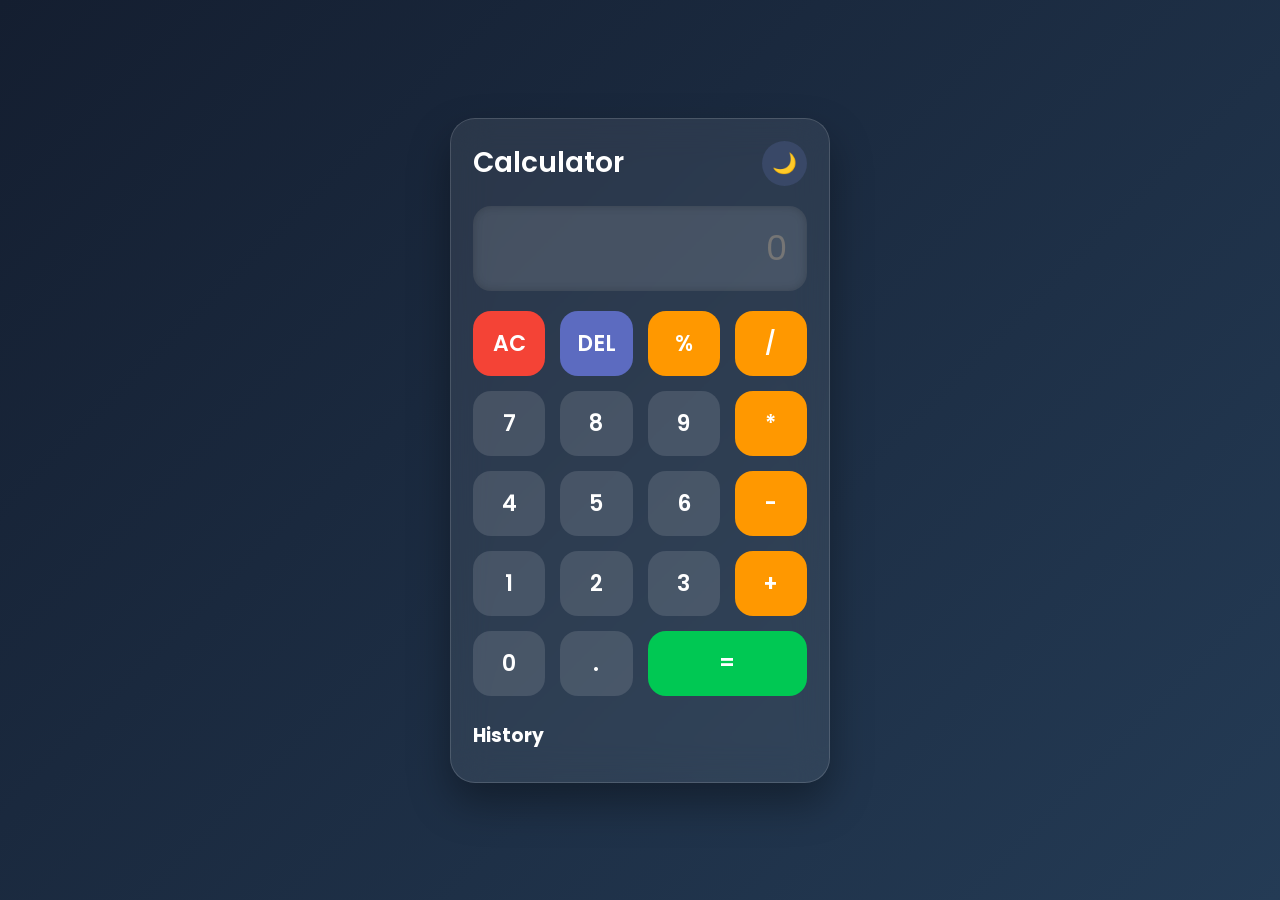
<file: Calculator/index.html>
<!DOCTYPE html>
<html lang="en">

<head>

    <meta charset="UTF-8">
    <meta name="viewport" content="width=device-width, initial-scale=1.0">

    <title>Modern Calculator</title>

    <link rel="stylesheet" href="style.css">

    <link rel="preconnect" href="https://fonts.googleapis.com">

    <link rel="preconnect" href="https://fonts.gstatic.com" crossorigin>

    <link href="https://fonts.googleapis.com/css2?family=Poppins:wght@300;400;500;600;700&display=swap"
        rel="stylesheet">

</head>

<body>

    <div class="calculator">

        <!-- Top Bar -->

        <div class="top-bar">

            <h2>Calculator</h2>

            <button id="themeBtn">🌙</button>

        </div>

        <!-- Display -->

        <div class="display">

            <input type="text" id="display" placeholder="0" readonly>

        </div>

        <!-- Buttons -->

        <div class="buttons">

            <button class="clear">AC</button>
            <button class="delete">DEL</button>
            <button class="operator">%</button>
            <button class="operator">/</button>

            <button>7</button>
            <button>8</button>
            <button>9</button>
            <button class="operator">*</button>

            <button>4</button>
            <button>5</button>
            <button>6</button>
            <button class="operator">-</button>

            <button>1</button>
            <button>2</button>
            <button>3</button>
            <button class="operator">+</button>

            <button>0</button>
            <button>.</button>
            <button class="equal">=</button>

        </div>

        <!-- History -->

        <div class="history">

            <h3>History</h3>

            <ul id="historyList"></ul>

        </div>

    </div>

    <script src="script.js"></script>

</body>

</html>
</file>
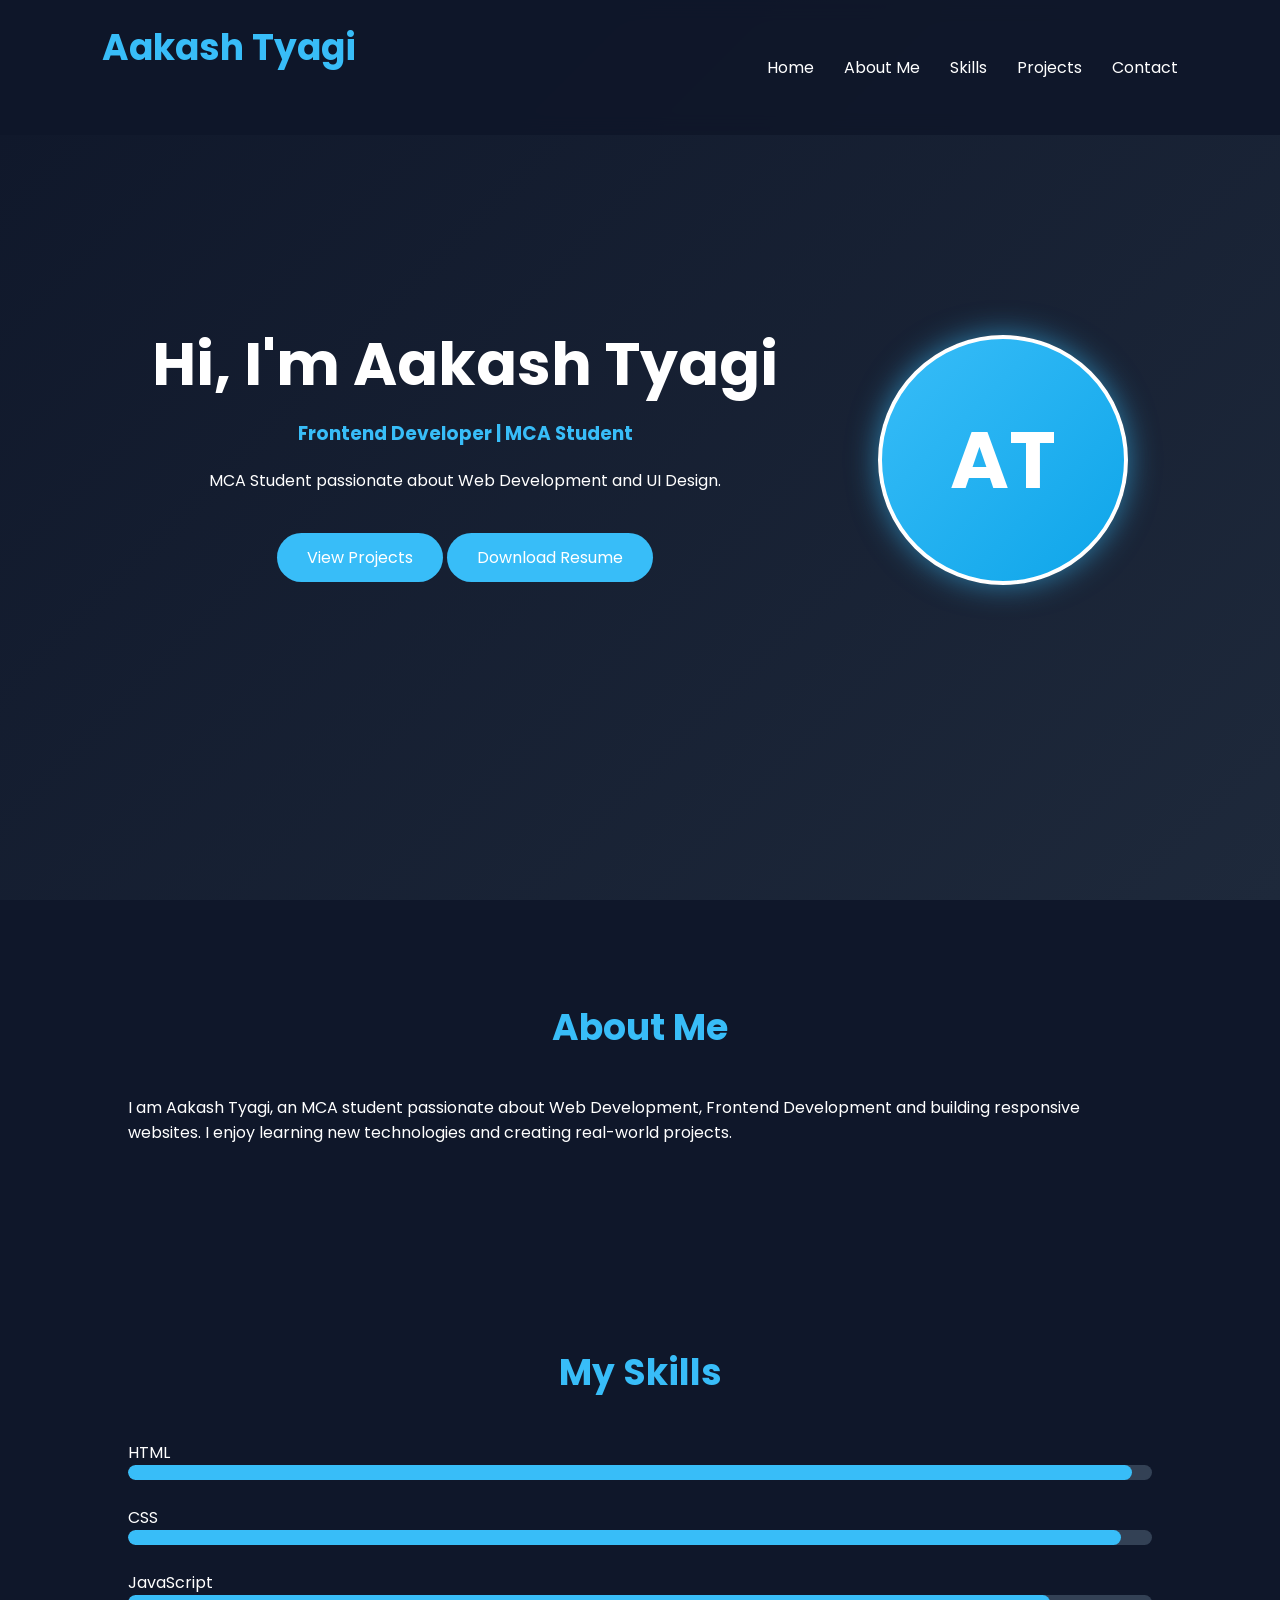
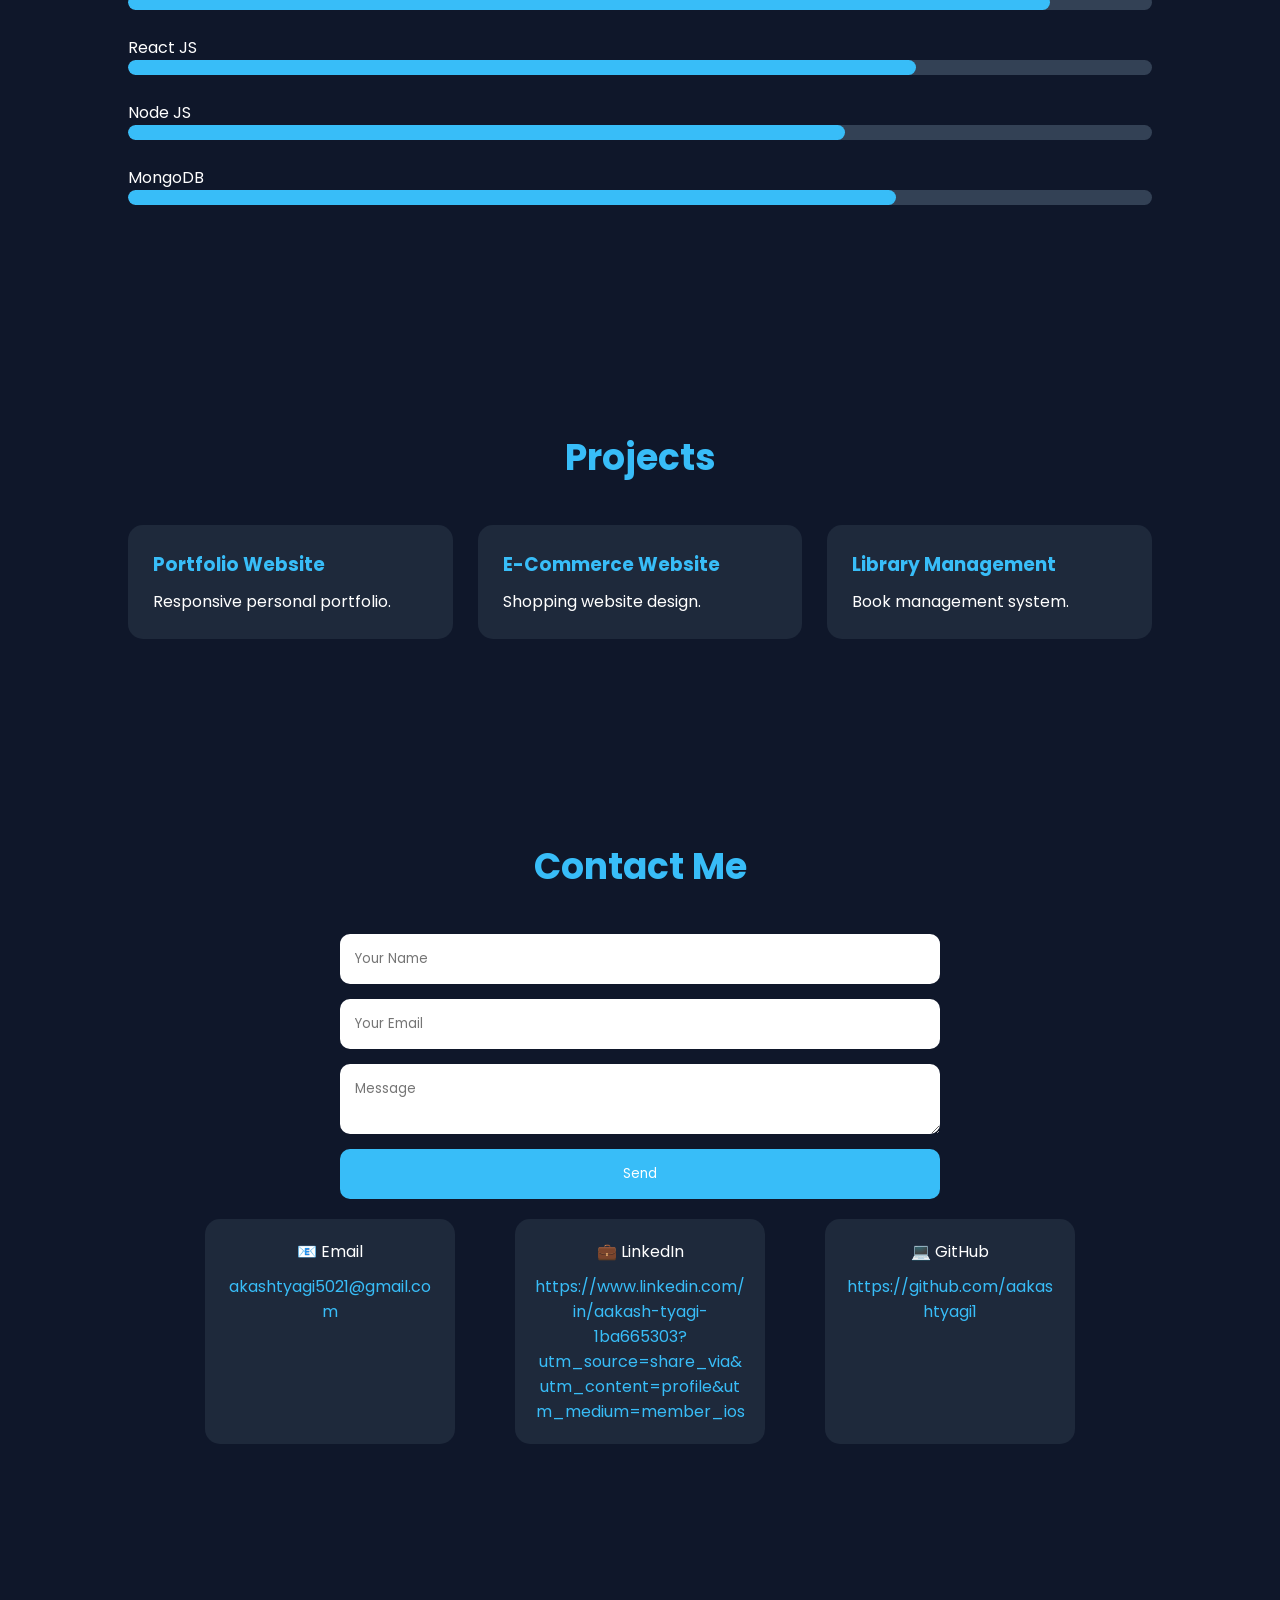
<file: portfolio/index.html>
<!DOCTYPE html>
<html lang="en">

<head>
    <meta charset="UTF-8">
    <meta name="viewport" content="width=device-width, initial-scale=1.0">
    <title>Aakash tyagi Portfolio</title>

    <link rel="stylesheet" href="style.css">
</head>
<body>

    <!-- Navbar -->
    <nav class="navbar">
        <h2>Aakash Tyagi</h2>

        <ul>
            <li><a href="#Home">Home</a></li>
            <li><a href="#About Me">About Me</a></li>
            <li><a href="#Skills">Skills</a></li>
            <li><a href="#Projects">Projects</a></li>
            <li><a href="#Contact">Contact</a></li>
        </ul>
    </nav>

    <!-- Hero Section -->
    <section id="Home" class="hero">

    <div class="hero-content">
        <h1>Hi, I'm Aakash Tyagi</h1>

        <h3>Frontend Developer | MCA Student </h3>

        <p>
            MCA Student passionate about Web Development
            and UI Design.
        </p>

        <a href="#projects" class="btn">
            View Projects
        </a>
        <a href="Aakash_Tyagi_Resume.pdf" Class="btn"> Download Resume </a>
    </div>

    <div class="hero-image">
        <div class="avatar">AT</div>
    </div>

</section>
<section id="About Me">

    <h2>About Me</h2>

    <p>
        I am Aakash Tyagi, an MCA student passionate about
        Web Development, Frontend Development and building
        responsive websites. I enjoy learning new technologies
        and creating real-world projects.
    </p>

</section>
    <!-- Skills -->
    <section id="Skills">

        <h2>My Skills</h2>
        <div class="skill">
    <p>HTML</p>
    <div class="bar">
        <span class="html"></span>
    </div>
</div>

<div class="skill">
    <p>CSS</p>
    <div class="bar">
        <span class="css"></span>
    </div>
</div>

<div class="skill">
    <p>JavaScript</p>
    <div class="bar">
        <span class="js"></span>
    </div>
</div>

<div class="skill">
    <p>React JS</p>
    <div class="bar">
        <span class="react"></span>
    </div>
</div>

<div class="skill">
    <p>Node JS</p>
    <div class="bar">
        <span class="node"></span>
    </div>
</div>

<div class="skill">
    <p>MongoDB</p>
    <div class="bar">
        <span class="mongodb"></span>
    </div>
</div>
    </section>

    <!-- Projects -->
    <section id="Projects">

        <h2>Projects</h2>

        <div class="project-container">

            <div class="card">
                <h3>Portfolio Website</h3>
                <p>Responsive personal portfolio.</p>
            </div>

            <div class="card">
                <h3>E-Commerce Website</h3>
                <p>Shopping website design.</p>
            </div>

            <div class="card">
                <h3>Library Management</h3>
                <p>Book management system.</p>
            </div>

        </div>

    </section>

    <!-- Contact -->
    <section id="Contact">

<h2>Contact Me</h2>

<form>
<input type="text" placeholder="Your Name">
<input type="email" placeholder="Your Email">
<textarea placeholder="Message"></textarea>
<button>Send</button>
</form>
<div class="contact-info">

    <div class="contact-card">
        📧 Email
        <p>akashtyagi5021@gmail.com</p>
    </div>

    <div class="contact-card">
        💼 LinkedIn
        <p>https://www.linkedin.com/in/aakash-tyagi-1ba665303?utm_source=share_via&utm_content=profile&utm_medium=member_ios</p>
    </div>

    <div class="contact-card">
        💻 GitHub
        <p>https://github.com/aakashtyagi1</p>
    </div>

</div>
</section>

    <script src="script.js"></script>
    
</body>
</html>
</file>
<file: Calculator/style.css>
*{
    margin:0;
    padding:0;
    box-sizing:border-box;
    font-family:'Poppins',sans-serif;
}

body{
    min-height:100vh;
    display:flex;
    justify-content:center;
    align-items:center;
    padding:20px;
    background:linear-gradient(135deg,#141E30,#243B55);
    transition:.4s;
}

.calculator{
    width:380px;
    background:rgba(255,255,255,.08);
    backdrop-filter:blur(18px);
    border:1px solid rgba(255,255,255,.15);
    border-radius:25px;
    padding:22px;
    box-shadow:0 20px 40px rgba(0,0,0,.35);
}

/* ---------- Top Bar ---------- */

.top-bar{
    display:flex;
    justify-content:space-between;
    align-items:center;
    margin-bottom:20px;
}

.top-bar h2{
    color:#fff;
    font-size:28px;
    font-weight:600;
}

#themeBtn{
    width:45px;
    height:45px;
    border:none;
    border-radius:50%;
    cursor:pointer;
    background:#394867;
    color:#fff;
    font-size:20px;
    transition:.3s;
}

#themeBtn:hover{
    transform:rotate(180deg);
}

/* ---------- Display ---------- */

.display{
    margin-bottom:20px;
}

#display{
    width:100%;
    height:85px;
    border:none;
    outline:none;
    border-radius:18px;
    padding:20px;
    background:rgba(255,255,255,.12);
    color:#fff;
    text-align:right;
    font-size:34px;
    box-shadow:inset 0 0 10px rgba(0,0,0,.2);
}

/* ---------- Buttons ---------- */

.buttons{
    display:grid;
    grid-template-columns:repeat(4,1fr);
    gap:15px;
}

.buttons button{
    height:65px;
    border:none;
    border-radius:18px;
    font-size:22px;
    font-weight:600;
    cursor:pointer;
    background:rgba(255,255,255,.12);
    color:#fff;
    transition:.25s;
}

.buttons button:hover{
    transform:translateY(-3px);
    background:rgba(255,255,255,.2);
}

.buttons button:active{
    transform:scale(.95);
}

.operator{
    background:#ff9800 !important;
}

.operator:hover{
    background:#ffb300 !important;
}

.equal{
    grid-column:span 2;
    background:#00c853 !important;
}

.equal:hover{
    background:#00e676 !important;
}

.clear{
    background:#f44336 !important;
}

.clear:hover{
    background:#ff5252 !important;
}

.delete{
    background:#5c6bc0 !important;
}

.delete:hover{
    background:#7986cb !important;
}

/* ---------- History ---------- */

.history{
    margin-top:25px;
}

.history h3{
    color:#fff;
    margin-bottom:10px;
}

#historyList{
    list-style:none;
    max-height:140px;
    overflow-y:auto;
}

#historyList li{
    color:#fff;
    padding:10px;
    margin-bottom:8px;
    border-radius:10px;
    background:rgba(255,255,255,.08);
    word-break:break-word;
}

/* ---------- Light Theme ---------- */

body.light-mode{
    background:linear-gradient(135deg,#e3f2fd,#ffffff);
}

body.light-mode .calculator{
    background:#ffffff;
}

body.light-mode .top-bar h2{
    color:#222;
}

body.light-mode #display{
    background:#f3f3f3;
    color:#222;
}

body.light-mode .buttons button{
    background:#ececec;
    color:#222;
}

body.light-mode #historyList li{
    background:#ececec;
    color:#222;
}

body.light-mode .history h3{
    color:#222;
}

/* ---------- Responsive ---------- */

@media(max-width:420px){

.calculator{
    width:100%;
}

#display{
    font-size:28px;
}

.buttons button{
    height:58px;
    font-size:20px;
}

}
</file>
<file: portfolio/style.css>
/* Google Font */
@import url('https://fonts.googleapis.com/css2?family=Poppins:wght@300;400;500;600;700&display=swap');

:root{
    --bg:#0f172a;
    --card:#1e293b;
    --primary:#38bdf8;
    --white:#ffffff;
}

*{
    margin:0;
    padding:0;
    box-sizing:border-box;
    font-family:'Poppins',sans-serif;
    scroll-behavior:smooth;
}

body{
    background:var(--bg);
    color:var(--white);
}

/* Navbar */

.navbar{
    position:fixed;
    top:0;
    width:100%;
    padding:20px 8%;
    display:flex;
    justify-content:space-between;
    align-items:center;
    background:rgba(15,23,42,0.9);
    backdrop-filter:blur(10px);
    z-index:1000;
}

.navbar h2{
    color:var(--primary);
}

.navbar ul{
    display:flex;
    list-style:none;
    gap:30px;
}

.navbar a{
    text-decoration:none;
    color:white;
    transition:.3s;
}

.navbar a:hover{
    color:var(--primary);
}

/* Hero */

.hero{
    min-height:100vh;
    display:flex;
    justify-content:center;
    align-items:center;
    text-align:center;
    padding:0 20px;
    background:linear-gradient(135deg,#0f172a,#1e293b);
}

.hero-content h1{
    font-size:60px;
}

.hero-content h3{
    color:var(--primary);
    margin:10px 0;
}

.hero-content p{
    max-width:600px;
    margin:20px auto;
}

.btn{
    display:inline-block;
    margin-top:20px;
    padding:12px 30px;
    background:var(--primary);
    color:white;
    border-radius:30px;
    text-decoration:none;
    transition:.3s;
}

.btn:hover{
    transform:translateY(-4px);
}

/* Sections */

section{
    padding:100px 10%;
}

h2{
    text-align:center;
    margin-bottom:40px;
    font-size:36px;
    color:var(--primary);
}

/* Skills */

.skill{
    margin-bottom:25px;
}

.bar{
    background:#334155;
    border-radius:20px;
    overflow:hidden;
}

.bar span{
    display:block;
    height:15px;
    background:var(--primary);
    border-radius:20px;
}

.html{
    width:98%;
}

.css{
    width:97%;
}

.js{
    width:90%;
}
.react{
    width:77%;
}
.node{
    width:70%;
}

.mongodb{
    width:75%;
}
/* Projects */

.project-container{
    display:grid;
    grid-template-columns:repeat(auto-fit,minmax(250px,1fr));
    gap:25px;
}

.card{
    background:var(--card);
    padding:25px;
    border-radius:15px;
    transition:.3s;
}

.card:hover{
    transform:translateY(-10px);
}

.card h3{
    color:var(--primary);
    margin-bottom:10px;
}

/* Contact */

form{
    max-width:600px;
    margin:auto;
    display:flex;
    flex-direction:column;
    gap:15px;
}

input,
textarea{
    padding:15px;
    border:none;
    border-radius:10px;
    outline:none;
}

button{
    padding:15px;
    border:none;
    border-radius:10px;
    background:var(--primary);
    color:white;
    cursor:pointer;
}


.contact-info{
    display:flex;
    justify-content:center;
    gap:60px;
    flex-wrap:wrap;
    margin-bottom:40px;
}

.contact-card{
    background:#1e293b;
    padding:20px;
    width:250px;
    border-radius:15px;
    text-align:center;
    transition:0.3s;
}

.contact-card:hover{
    transform:translateY(-8px);
}

.contact-card p{
    margin-top:10px;
    color:#38bdf8;
    word-break:break-word;
}
#contact h2{
    margin-bottom:20px;
}

.contact-info{
    margin-top:20px;
    margin-bottom:60px;
}
/* Mobile */

@media(max-width:768px){

.hero-content h1{
    font-size:40px;
}

.navbar{
    flex-direction:column;
    gap:10px;
}

.navbar ul{
    gap:15px;
}
}
.hero-image{
    display:flex;
    justify-content:center;
    margin-top:20px;
    margin-left: 100px;
}

.avatar{
    width:250px;
    height:250px;
    border-radius:50%;
    background:linear-gradient(135deg,#38bdf8,#0ea5e9);
    display:flex;
    justify-content:center;
    align-items:center;
    font-size:80px;
    font-weight:700;
    color:white;
    box-shadow:0 0 30px rgba(56,189,248,0.6);
    transition:0.3s ease;
    border: 4px solid white;
}

.avatar:hover{
    transform:scale(1.08);
}
</file>
